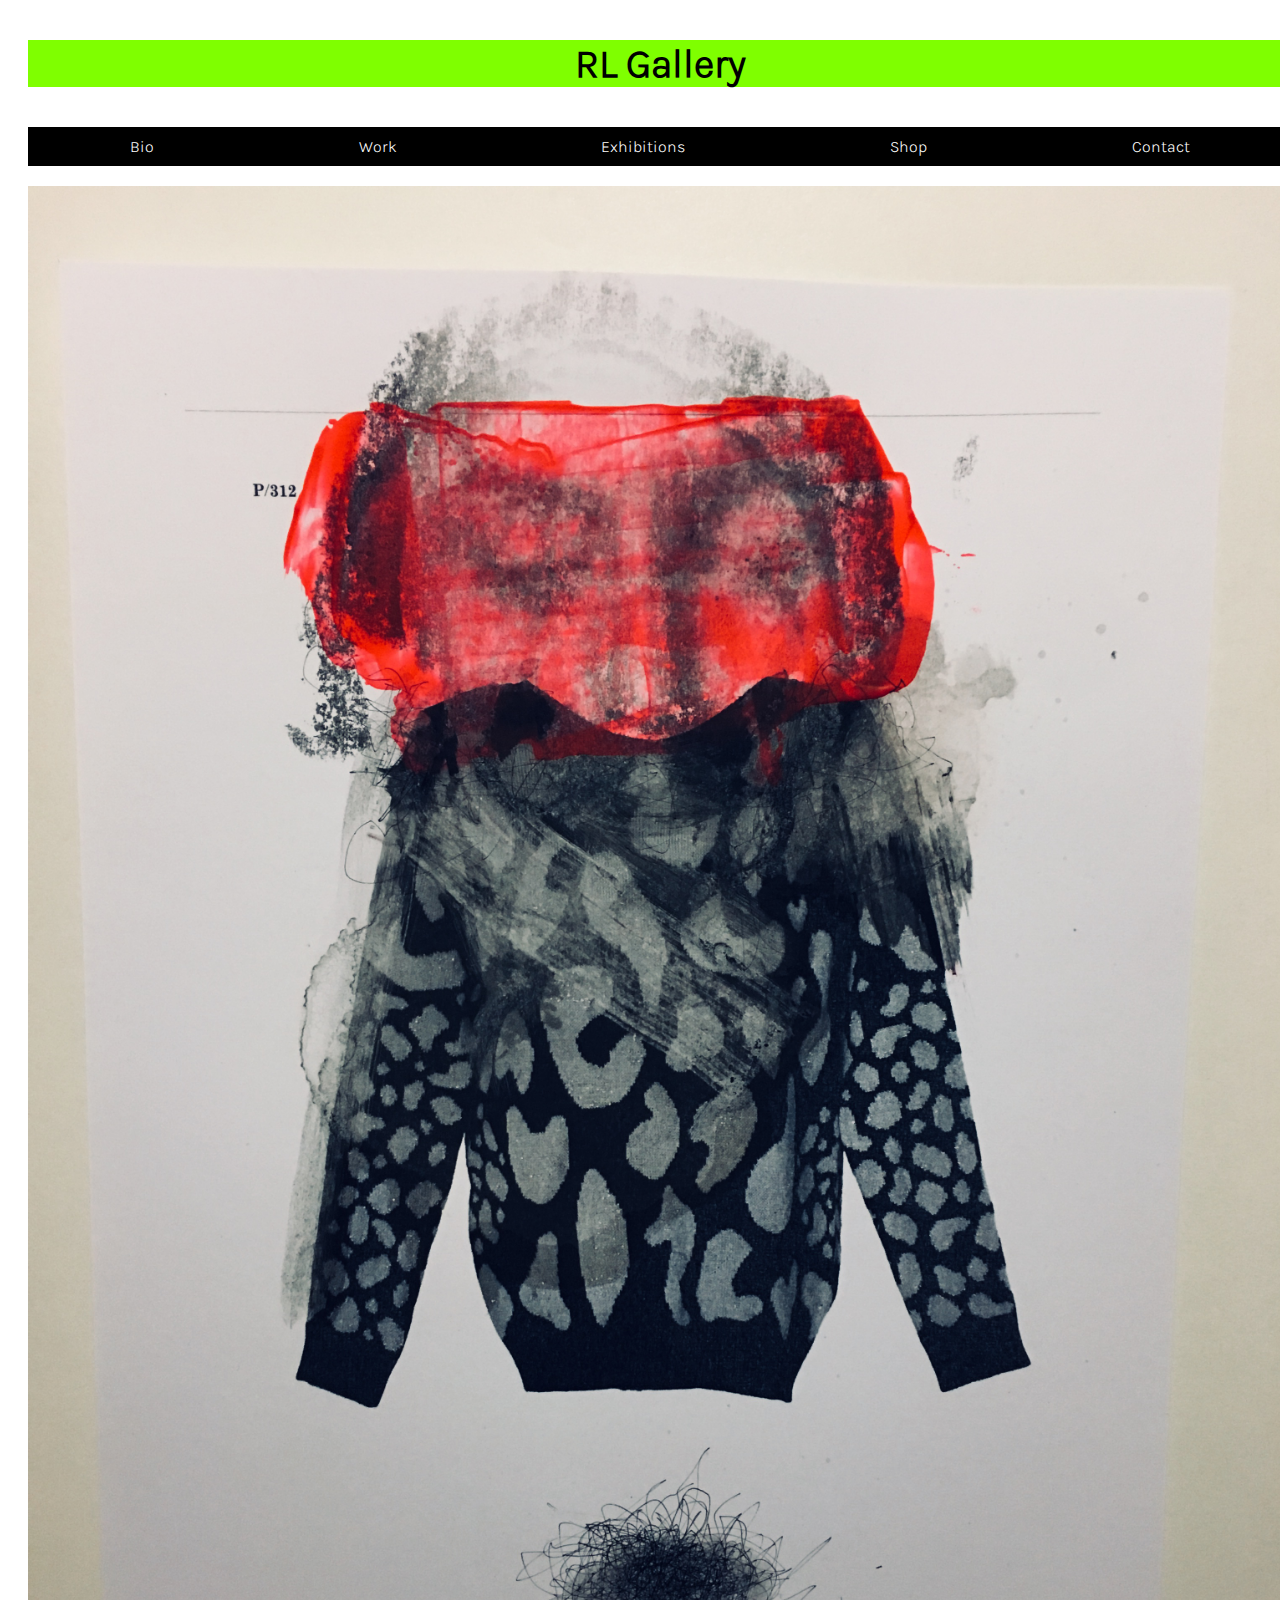
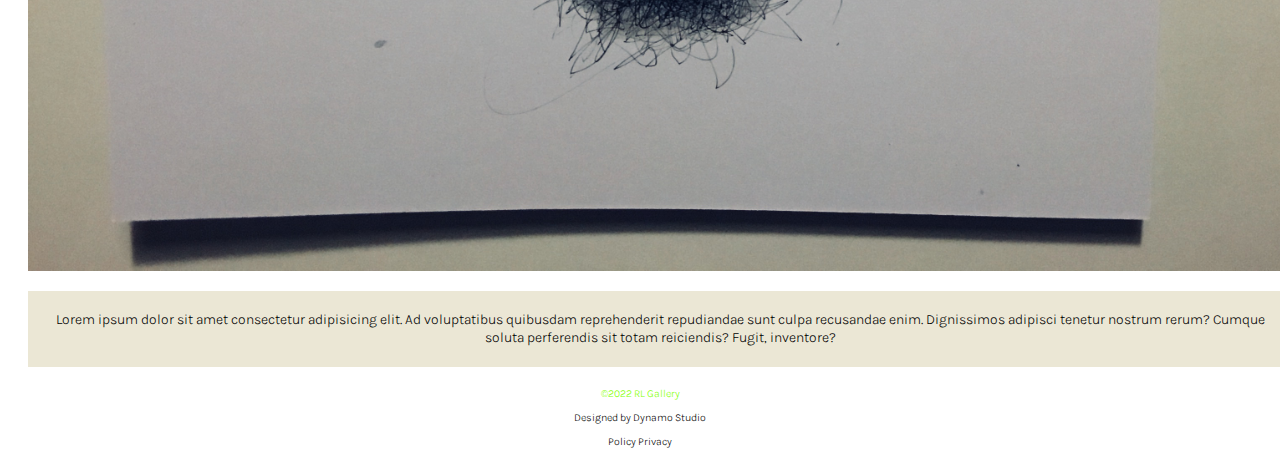
<file: index.html>
<!DOCTYPE html>
<html lang="en">
    <head>
        <meta charset="UTF-8">
        <meta name="viewport" content="width=device-width, user-scalable=no, initial-scale=1.0, maximum-scale=1.0, minimum-scale=1.0">
        <link rel="stylesheet" href="css/index.css">     
        
        
        <title>RL Gallery</title>  
    </head>
    <body>
            <div class="header">
                <p>RL Gallery</p>
            </div>
            
            
            <section>
            <nav>
            <div id="menu">
                    
                <ul class="flex-container">
                    <li><a href="pages/bio.html">Bio</a>
                    <li><a href="pages/work.html">Work</a>
                    <li><a href="pages/exhibitions.html">Exhibitions</a>
                    <li><a href="pages/shop.html">Shop</a>
                    <li><a href="pages/contact.html">Contact</a>
                </ul> 
            </nav>
            </div>  
            </section>  
            <div class="contenedor">
            
            <img class="image" src="./images/imagenindex.jpeg">
            <div>Lorem ipsum dolor sit amet consectetur adipisicing elit. Ad voluptatibus quibusdam reprehenderit repudiandae sunt culpa recusandae enim. Dignissimos adipisci tenetur nostrum rerum? Cumque soluta perferendis sit totam reiciendis? Fugit, inventore?</div>
            </div>
        
        
        <footer class="footer">
            <p class="pFooter">©2022 RL Gallery
            <p>Designed by Dynamo Studio</p>
            <p>Policy Privacy</p>
        </footer>
    </body>
</html>
</file>
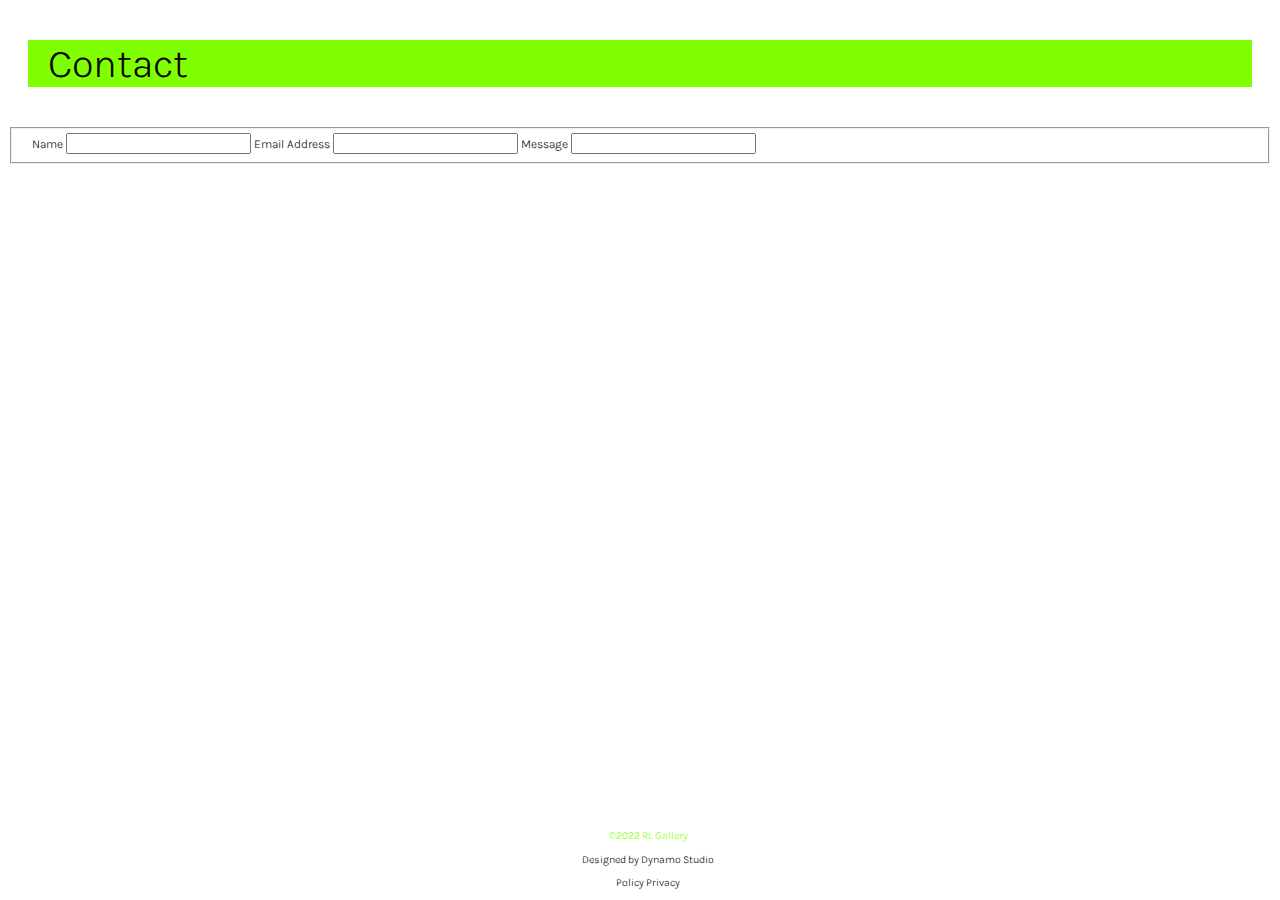
<file: pages/contact.html>
<!DOCTYPE html>
<html lang="en">
<head>
    <meta charset="UTF-8">
    <meta name="viewport" content="width=device-width, user-scalable=no, initial-scale=1.0, maximum-scale=1.0, minimum-scale=1.0">
    <link rel="stylesheet" href="../css/contact.css">

    <title>Contact</title>
</head>
<body>
        <div class="header">
            <p>Contact</p>
        </div>

        <form action="">
            <fieldset class="textoContact">
                <label for="name">Name</label>
                <input type="text" name="name">
                <label for="email address">Email Address</label>
                <input type="email" name="email address"> 
                <label for="message">Message</label>
                <input type="text" name="message3">
            </fieldset>
        </form>
    
        <footer class="footer">
                <p class="pFooter">©2022 RL Gallery
                <p>Designed by Dynamo Studio</p>
                <p>Policy Privacy</p>
        </footer>
    
 </body>
    
</html>
</file>
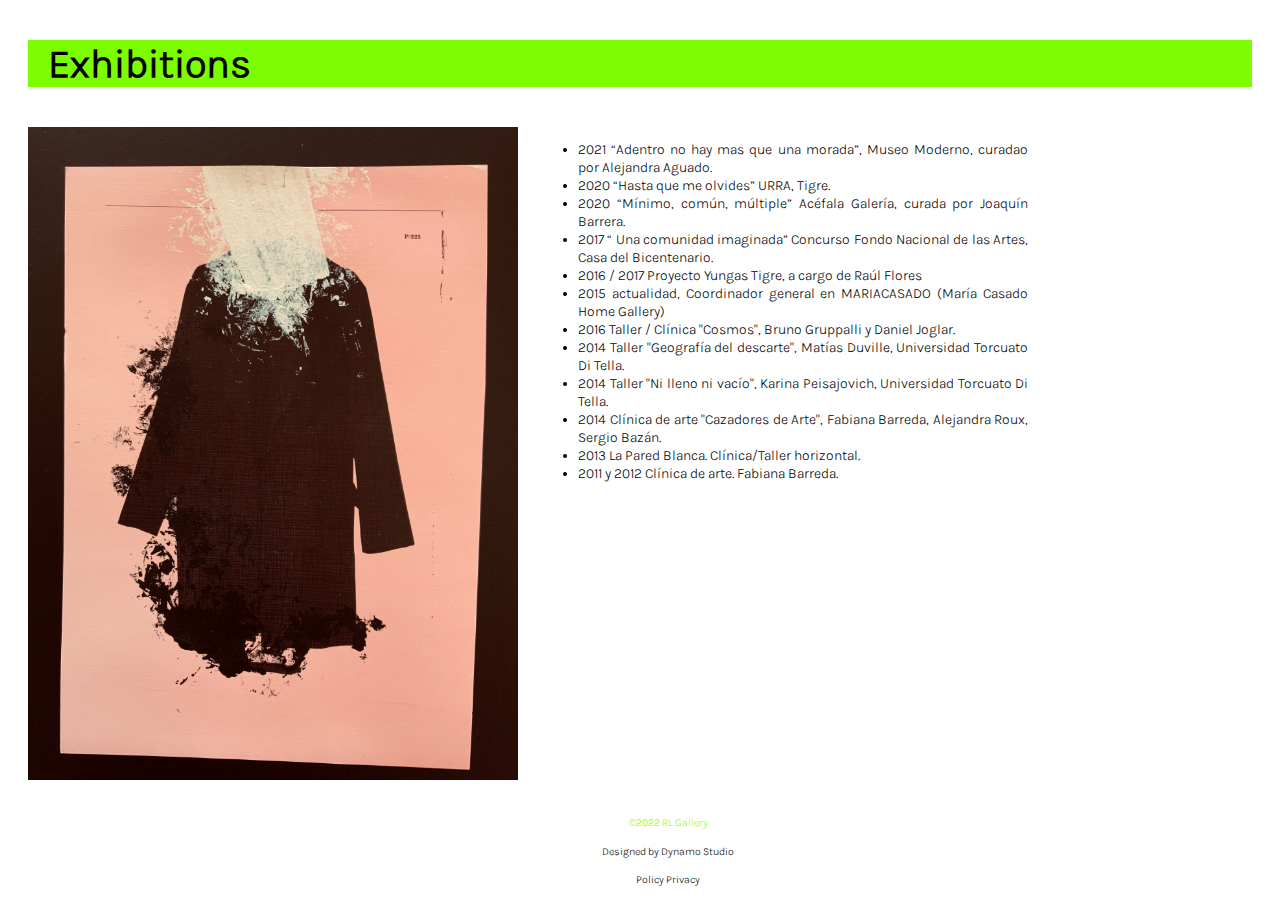
<file: pages/exhibitions.html>
<!DOCTYPE html>
<html lang="en">
    <head>
        <meta charset="UTF-8">
        <meta name="viewport" content="width=device-width, user-scalable=no, initial-scale=1.0, maximum-scale=1.0, minimum-scale=1.0">
        <link rel="stylesheet" href="../css/exhibitions.css">
       
        <title> Exhibitions</title>
        
    </head>
    <body>
            <div class="header">
                <p>Exhibitions</p>
            </div>
           
            <div class="contenedor">
                <img class="image" src="../images/IMG_0533.jpg">
                <div class="texto_exhibitions">
                    <ul>
                        <li>2021  “Adentro no hay mas que una morada”, Museo Moderno, curadao por Alejandra Aguado. </li>
                        <li>2020 “Hasta que me olvides” URRA, Tigre. </li>
                        <li>2020 “Mínimo, común, múltiple” Acéfala Galería, curada por Joaquín Barrera.</li>
                        <li>2017 “ Una comunidad imaginada” Concurso Fondo Nacional de las Artes, Casa del Bicentenario.</li>
                        <li>2016 / 2017 Proyecto Yungas Tigre, a cargo de Raúl Flores</li>
                        <li>2015 actualidad, Coordinador general en MARIACASADO (María Casado Home Gallery)</li>
                        <li>2016 Taller / Clínica "Cosmos", Bruno Gruppalli y Daniel Joglar.</li>
                        <li>2014 Taller "Geografía del descarte", Matías Duville, Universidad Torcuato Di Tella.</li>
                        <li>2014 Taller "Ni lleno ni vacío", Karina Peisajovich, Universidad Torcuato Di Tella.</li>
                        <li>2014 Clínica de arte "Cazadores de Arte", Fabiana Barreda, Alejandra Roux, Sergio Bazán.</li>
                        <li>2013 La Pared Blanca. Clínica/Taller horizontal.</li>
                        <li>2011 y 2012 Clínica de arte. Fabiana Barreda.</li>
                        
                    </ul>
            </div>
            <footer class="footer">
                <p class="pFooter">©2022 RL Gallery
                <p>Designed by Dynamo Studio</p>
                <p>Policy Privacy</p>
        </footer>
    </body>
    
    </html>
</file>
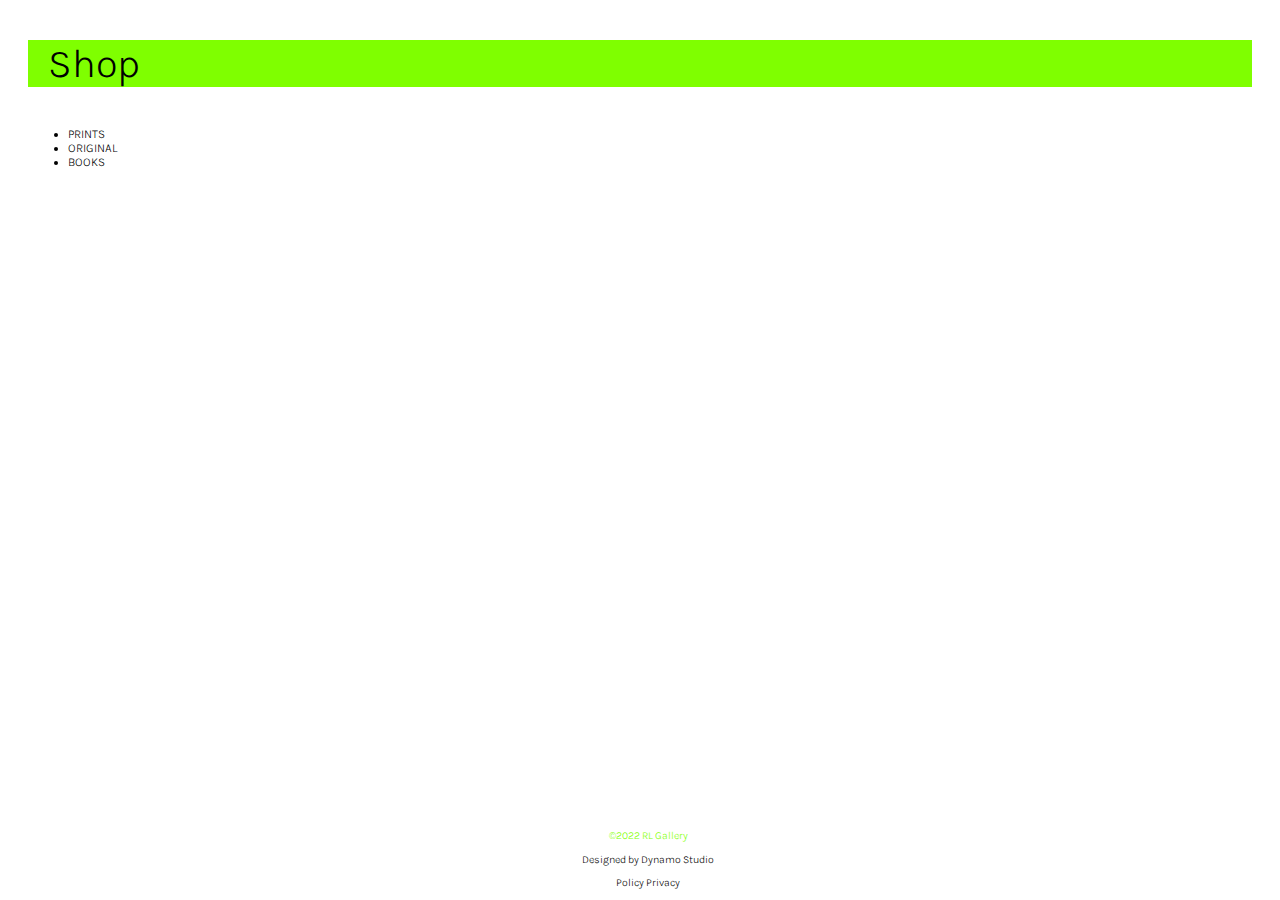
<file: pages/shop.html>
<!DOCTYPE html>
<html lang="en">
<head>
    <meta charset="UTF-8">
    <meta name="viewport" content="width=device-width, user-scalable=no, initial-scale=1.0, maximum-scale=1.0, minimum-scale=1.0">
    <link rel="stylesheet" href="../css/shop.css">

    <title>Shop</title>
</head>
<body>
        <div class="header">
            <p>Shop</p>
        </div>
       
        <div class="contenedor">
                <ul>
                    <li>PRINTS</li>
                    <li>ORIGINAL</li>
                    <li>BOOKS</li>
                    
                </ul>

        </div>
        <footer class="footer">
            <p class="pFooter">©2022 RL Gallery
            <p>Designed by Dynamo Studio</p>
            <p>Policy Privacy</p>
    </footer>
</body>

</html>
</file>
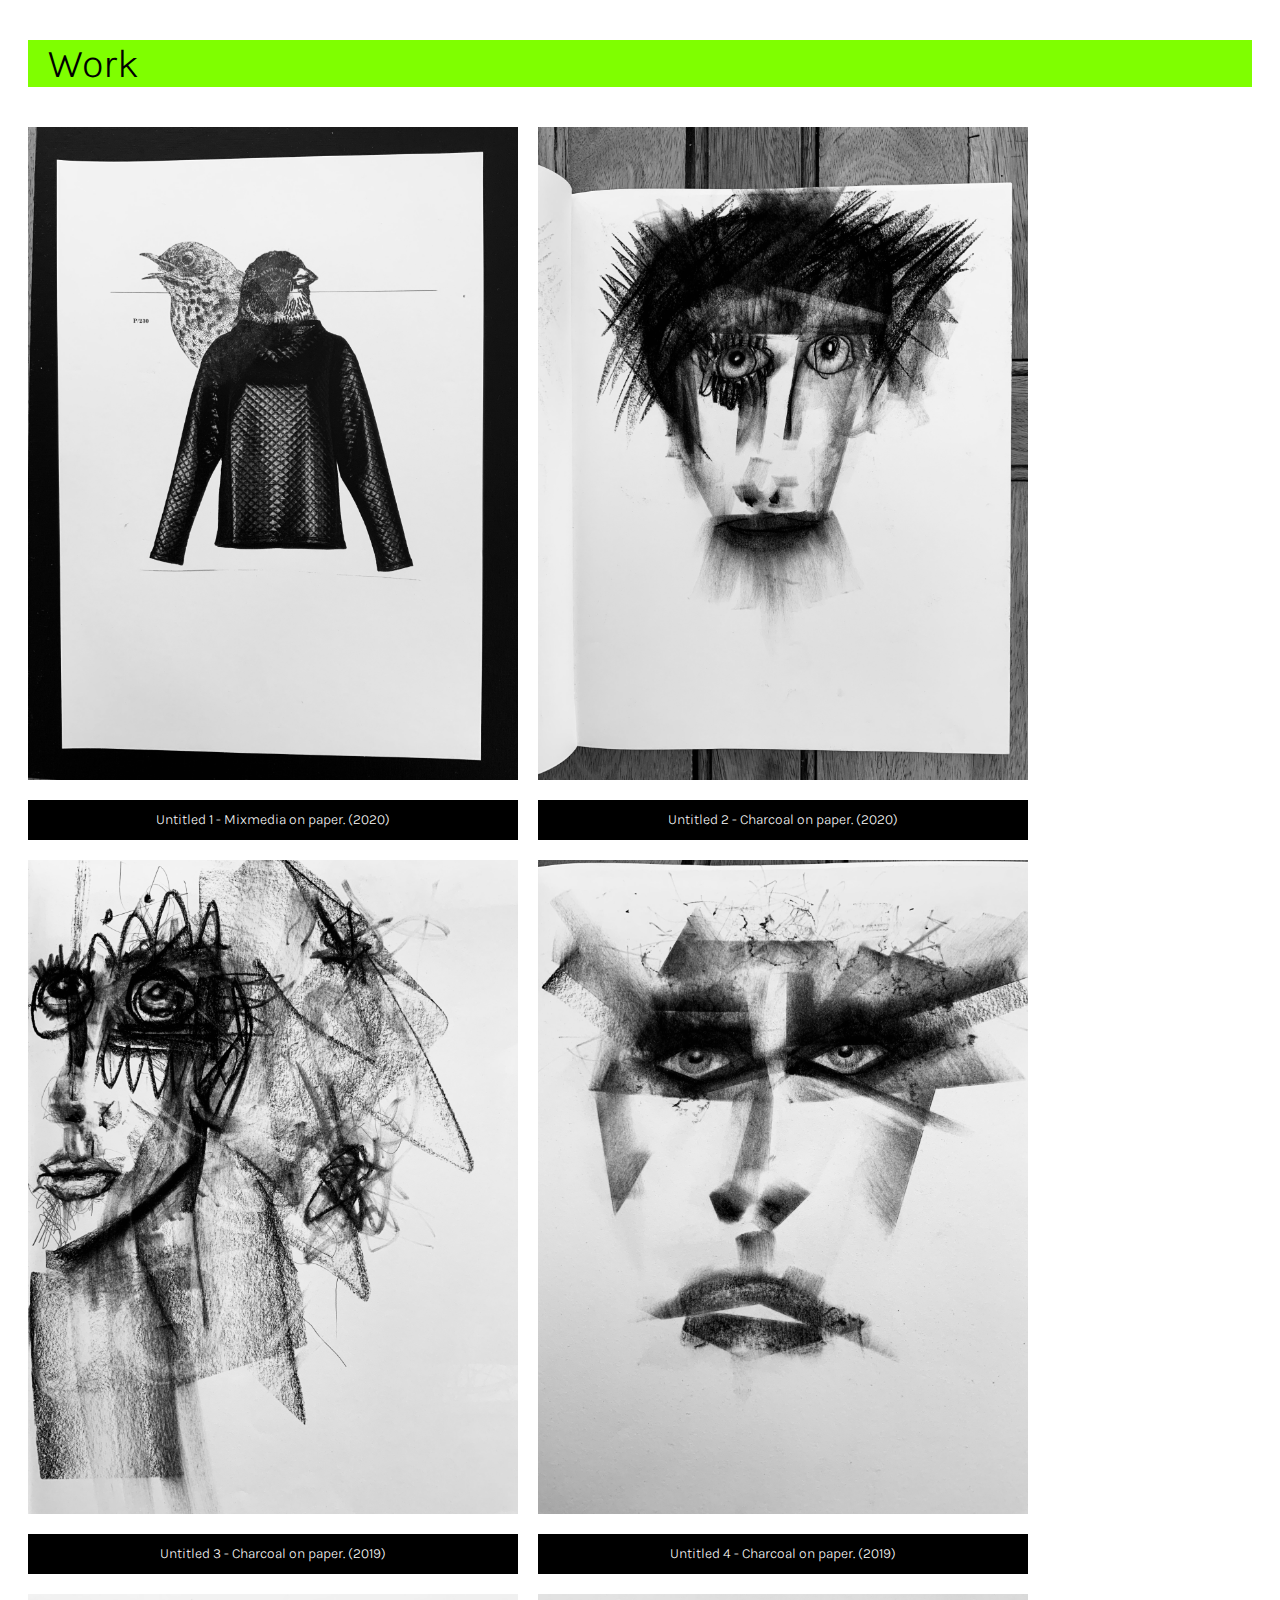
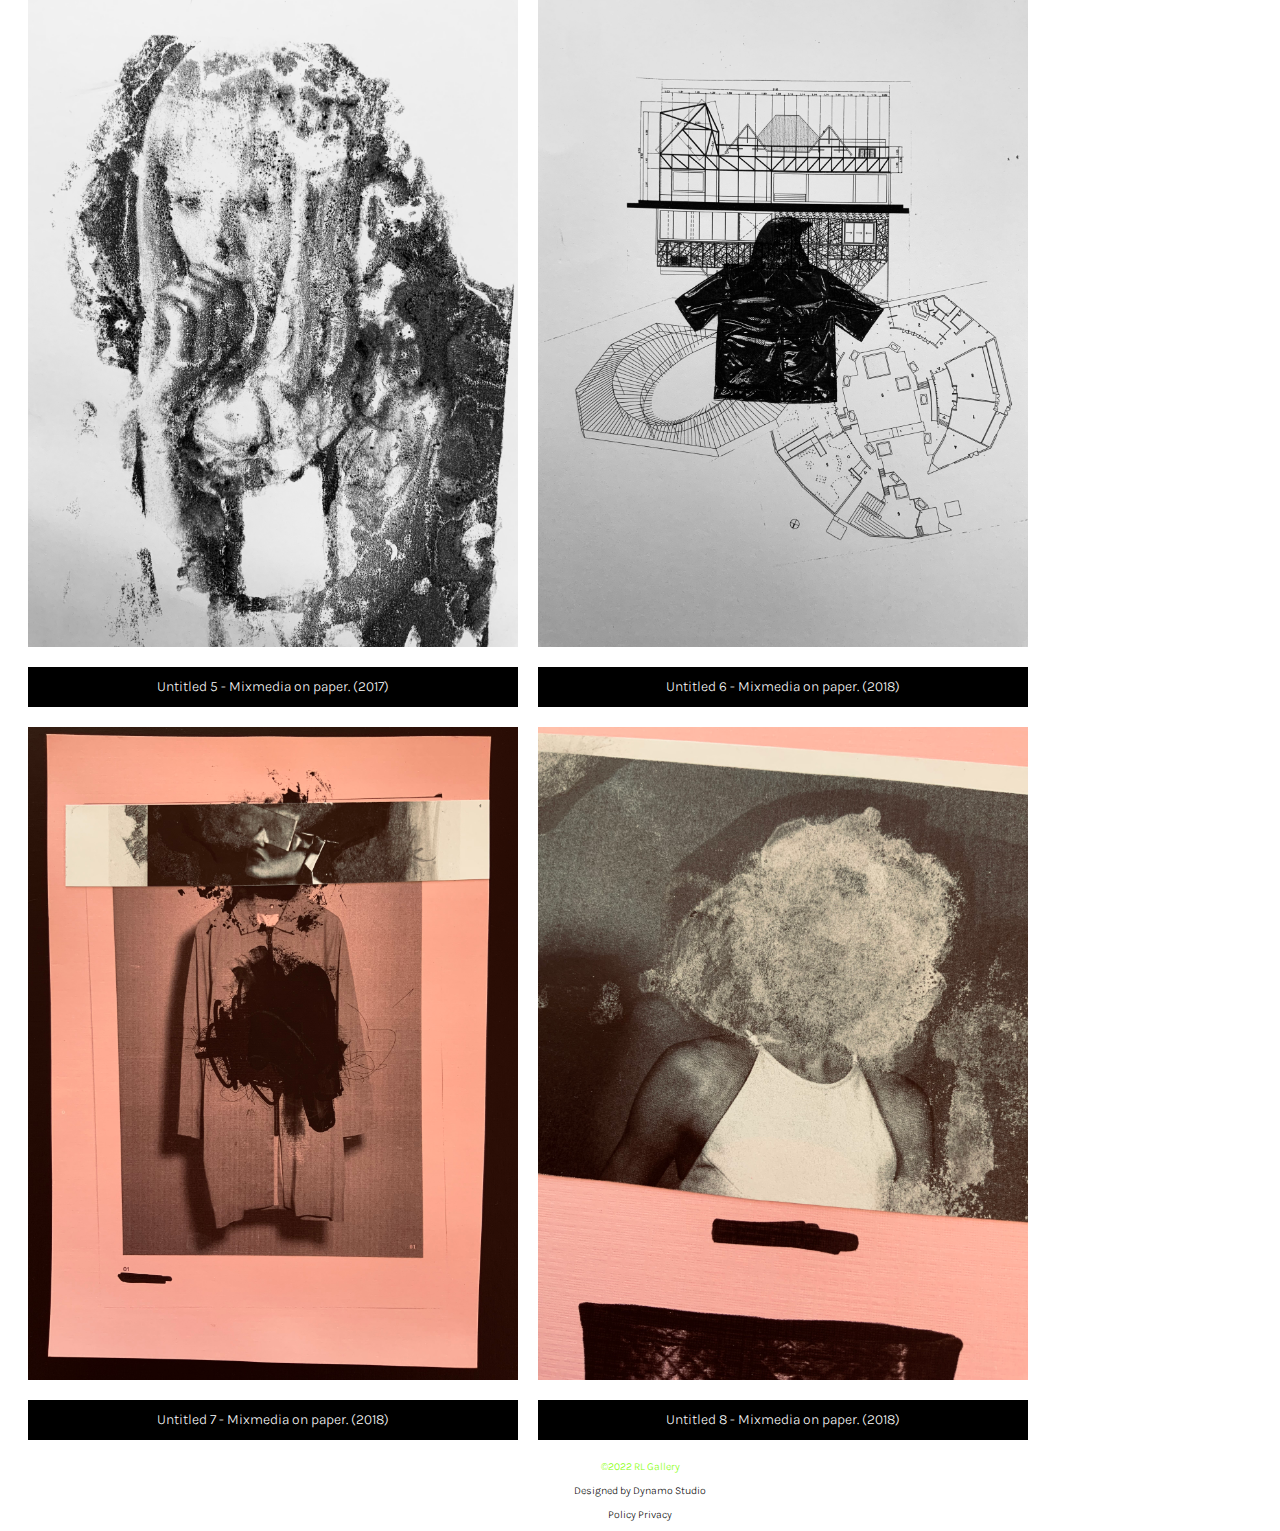
<file: pages/work.html>
<!DOCTYPE html>
<html lang="en">
    <head>
        <meta charset="UTF-8">
        <meta name="viewport" content="width=device-width, user-scalable=no, initial-scale=1.0, maximum-scale=1.0, minimum-scale=1.0">
        <link rel="stylesheet" href="../css/work.css">

        <title>Work</title>
    </head>
    <body>
            <div class="header">
                <p>Work</p>
            </div>
           
            <div class="contenedor">
            <img class="image" src="../images/IMG_0535.jpg">
            <img class="image" src="../images/IMG_0531.jpg">
            <div>Untitled 1 - Mixmedia on paper. (2020)</div>
            <div>Untitled 2 - Charcoal on paper. (2020)</div>
            <img class="image" src="../images/IMG_0524.jpg">
            <img class="image" src="../images/IMG_0528.jpg">
            <div>Untitled 3 - Charcoal on paper. (2019)</div>
            <div>Untitled 4 - Charcoal on paper. (2019)</div>
            <img class="image" src="../images/IMG_0537.jpg">
            <img class="image" src="../images/IMG_0544.jpg">
            <div>Untitled 5 - Mixmedia on paper. (2017)</div>
            <div>Untitled 6 - Mixmedia on paper. (2018)</div>
            <img class="image" src="../images/IMG_0541.jpg">
            <img class="image" src="../images/IMG_0540.jpg">
            <div>Untitled 7 - Mixmedia on paper. (2018)</div>
            <div>Untitled 8 - Mixmedia on paper. (2018)</div>
            </div>

        <footer class="footer">
                <p class="pFooter">©2022 RL Gallery
                <p>Designed by Dynamo Studio</p>
                <p>Policy Privacy</p>
        </footer>
        
    </body>    
</html>
</file>
<file: css/index.css>
@font-face{
    font-family: "Karla";
    src: url(../fonts/Karla-Light.ttf);
    
}

.header{
    background: chartreuse;
    margin: 20px;
    width: 100%;
    font-family: "Karla";
    font-size: 40px;
    font-weight: bold;
    text-align: center;
  
}

.flex-container{
    display: flex;
    justify-content: space-around;
}

#menu{
        background-color: black;
        margin: 20px;
        width: 100%;
}

#menu ul{
      list-style: none;
      margin: 0%;
      padding: 0%;
      
}

#menu ul li{
        display: inline-block;
        
}

#menu ul li a{
        color: white;
        display: block;
        padding: 10px;
        text-decoration: none;
        font-family:"Karla";
        src: url(../fonts/Karla-ExtraLight.ttf);

}


.contenedor{
    display: grid;
    background-color:white;
    grid-template-columns: 1fr;
    grid-template-rows: auto;
    grid-gap: 20px;
    margin: 20px;
    width: 100%;
    max-width: 100%;
    font-size: 14px;
    line-height: 18px;
    text-align: center;
}
.contenedor > div{
    display: block;
    padding: 20px;
    color: black;
    background:#ebe7d5;
    font-family: "Karla";
    src: url(../fonts/Karla-Light.ttf);

}
.contenedor .image{
    overflow: hidden;
    max-width: 100%;
}
   


.footer{
    color: black;
    font-family:"Karla";
    src: url(../fonts/Karla-Light.ttf);
    font-size: 8pt;
    text-align: center;
    width: 100%;
    bottom: 0;
}

.pFooter{
    color: chartreuse;
}
</file>
<file: css/contact.css>
@font-face{
    font-family: "Karla";
    src: url(../fonts/Karla-Light.ttf);
    
}


.header{
    background-color: chartreuse;
    margin: 20px;
    font-family: "Karla";
    font-size: 40px;
    text-align: left;
    padding-left: 20px;
}

.textoContact{
    color: black;
    font-family: "Karla";
    src: url(../fonts/Karla-Light.ttf);
    font-size: 12px;
    padding-left: 20px;
}
.footer{
    color: black;
    font-family: "Karla";
    src: url(../fonts/Karla-Light.ttf);
    font-size: 8pt;
    text-align: center;
    width: 100%;
    bottom: 0;
    position: absolute;
}
  
  .pFooter{
    color: chartreuse;
}
</file>
<file: css/exhibitions.css>
@font-face{
    font-family: "Karla";
    src: url(../fonts/Karla-Light.ttf);
    
}


.header{
    background-color: lawngreen;
    margin: 20px;
    font-family: "Karla";
    font-weight: 900;
    font-size: 40px;
    color: black;
    text-align: left;
    padding-left: 20px;
  
}
.contenedor{
    display: grid;
    grid-template-columns: 1fr 1fr;
    grid-template-rows: 400px;
    grid-gap: 20px;
    width: 90%;
    max-width: 1000px;
    margin: 20px;
    font-size: 14px;
    line-height: 18px;
    text-align: center;
    
}

.contenedor > div{
    display: block;
    padding: 0;
    color: black;
    background:gainsboro;
    font-family: "Karla";
    src: url(../fonts/Karla-Light.ttf);
    

}

.contenedor .image{
    overflow: hidden;
    max-width: 100%;
}
.contenedor .texto_exhibitions{
    background: white;
    text-align: justify;
    line-height: 18px;
    font-size: 14px;

}
    
.footer{
    color: black;
    font-family:"Karla";
    src: url(../fonts/Karla-Light.ttf);
    font-size: 8pt;
    text-align: center;
    width: 100%;
    bottom: 0;
    position: absolute;
}
  
  .pFooter{
    color: chartreuse;
}
</file>
<file: css/shop.css>
@font-face{
    font-family: "Karla";
    src: url(../fonts/Karla-Light.ttf);
    
}


.header{
    background-color: chartreuse;
    margin: 20px;
    font-family: "Karla";
    font-size: 40px;
    text-align: left;
    padding-left: 20px;
}


.contenedor{
    color: black;
    font-family: "Karla";
    src: url(../fonts/Karla-Light.ttf);
    font-size: 12px;
    padding-left: 20px;
}
.footer{
    color: black;
    font-family: "Karla";
    src: url(../fonts/Karla-Light.ttf);
    font-size: 8pt;
    text-align: center;
    width: 100%;
    bottom: 0;
    position: absolute;
}
  
  .pFooter{
    color: chartreuse;
}
</file>
<file: css/work.css>
@font-face{
    font-family: "Karla";
    src: url(../fonts/Karla-Light.ttf);
    
}


.header{
    background-color: chartreuse;
    margin: 20px;
    font-family: "Karla";
    font-size: 40px;
    text-align: left;
    padding-left: 20px;
  
}
.contenedor{
    display: grid;
    grid-template-columns: 1fr 1fr;
    grid-template-rows: auto;
    grid-gap: 20px;
    width: 90%;
    max-width: 1000px;
    margin: 20px;
    font-size: 14px;
    line-height: 0px;
    text-align: center;
    
}

.contenedor > div{
    display: block;
    padding: 20px;
    color:white;
    background: black;
    font-family: "Karla";
    src: url(../fonts/Karla-Light.ttf);
    

}

.contenedor .image{
    overflow: hidden;
    max-width: 100%;
    
    
}
.footer{
    color: black;
    font-family:"Karla";
    src: url(../fonts/Karla-Light.ttf);
    font-size: 8pt;
    text-align: center;
    width: 100%;
    bottom: 0;
}

.pFooter{
    color: chartreuse;
}
</file>
